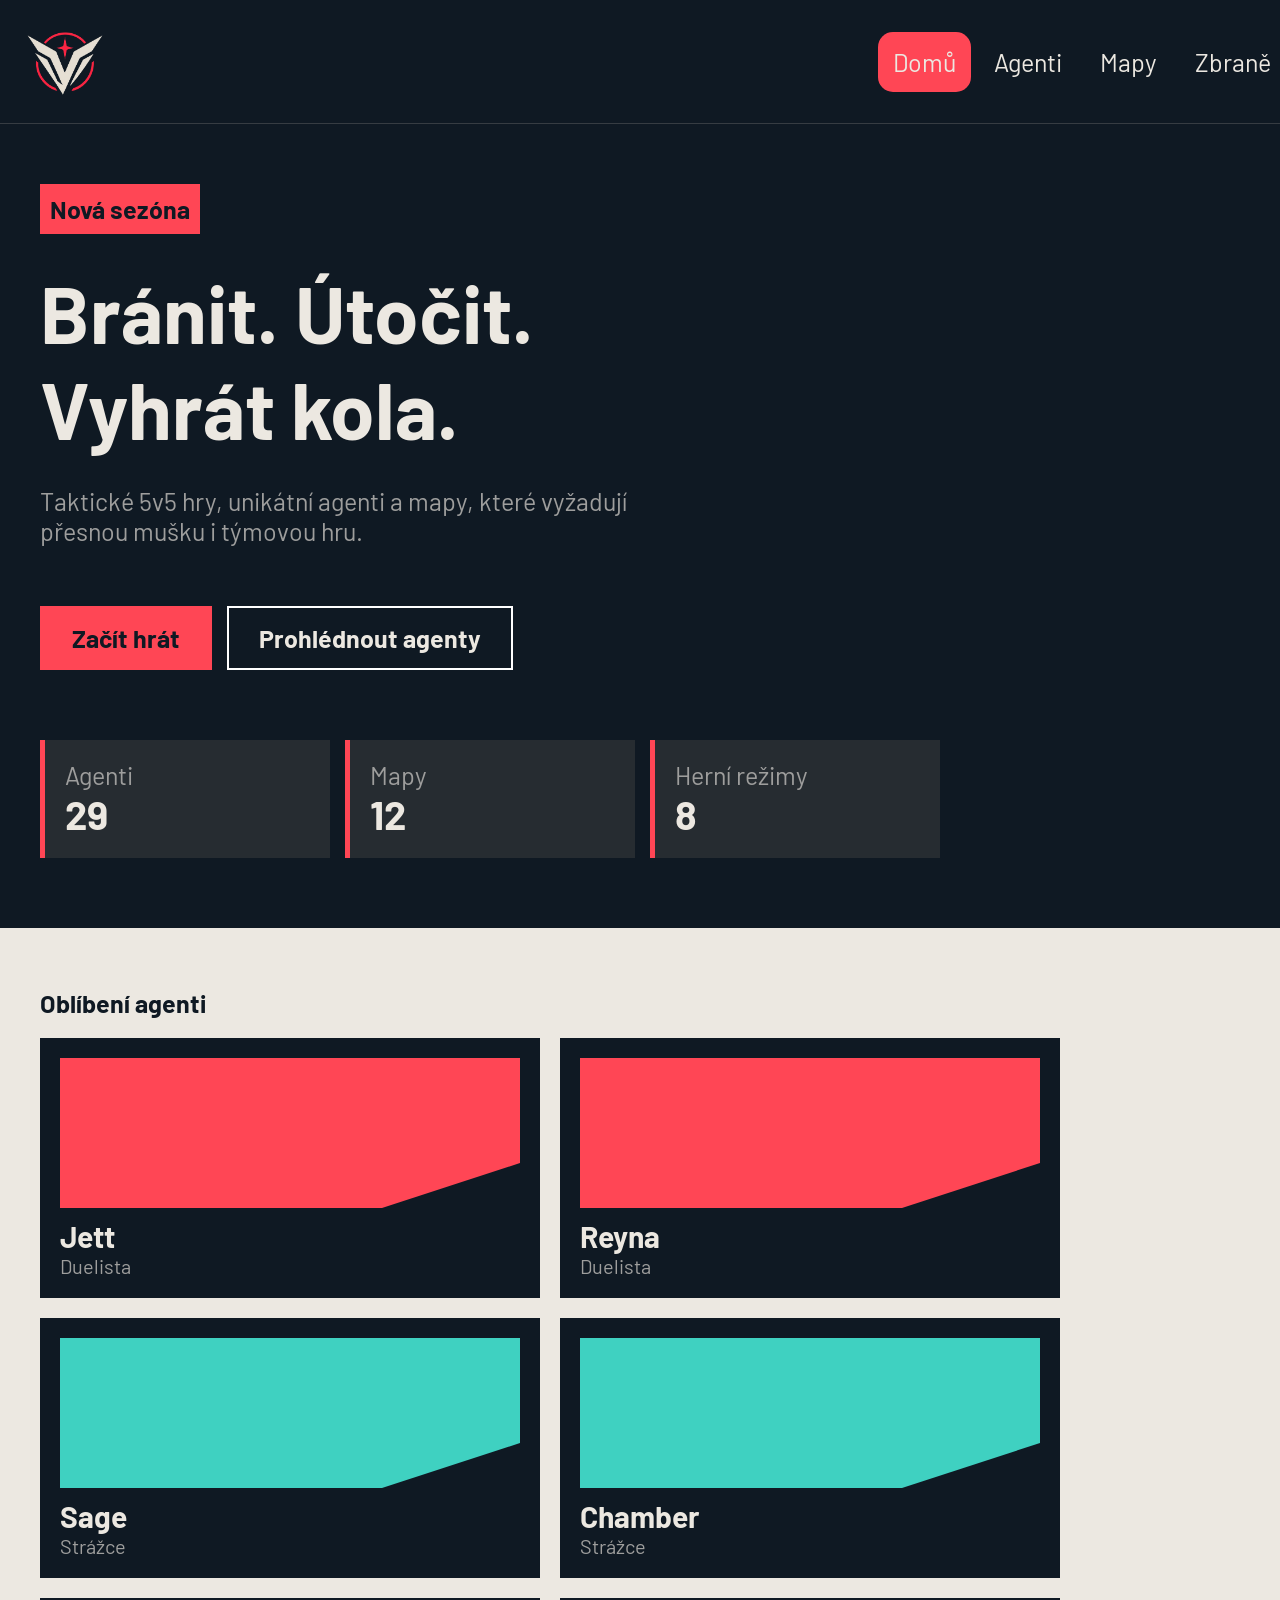
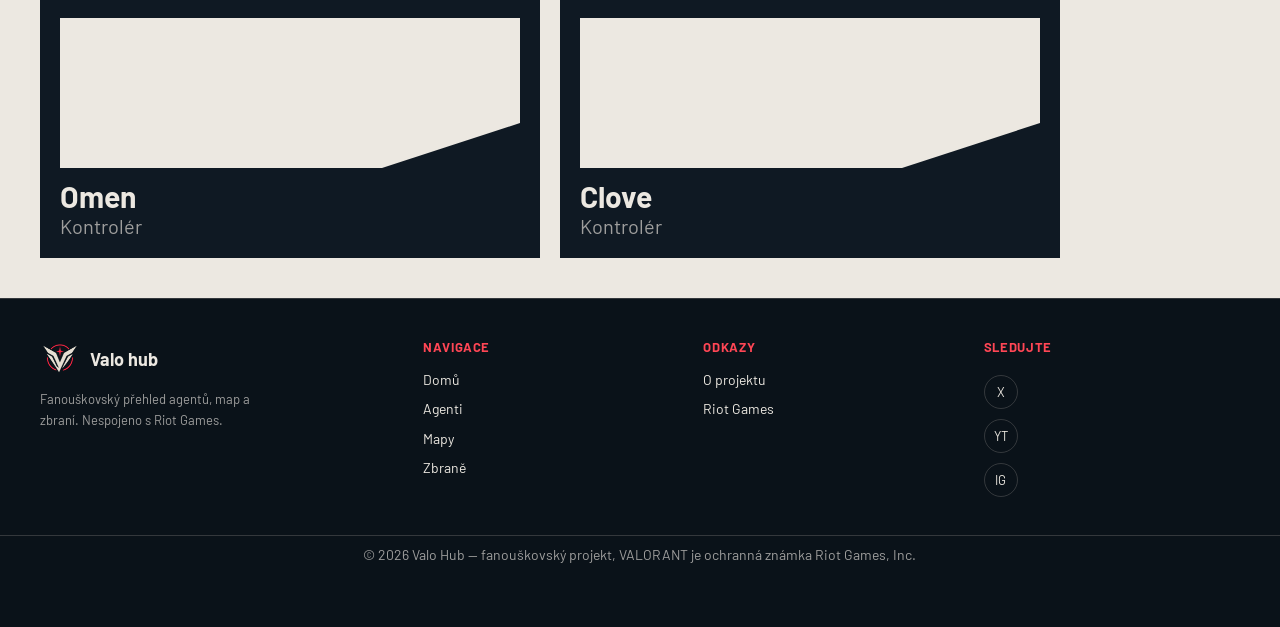
<file: index.html>
<!DOCTYPE html>
<html lang="cs">

<head>
    <meta charset="UTF-8">
    <meta name="viewport" content="width=device-width, initial-scale=1.0">
    <link rel="stylesheet" href="style.css">
    <link rel="preconnect" href="https://fonts.googleapis.com">
    <link rel="preconnect" href="https://fonts.gstatic.com" crossorigin>
    <link
        href="https://fonts.googleapis.com/css2?family=Barlow+Condensed:wght@500;600;700&family=Barlow:wght@400;500&display=swap"
        rel="stylesheet">
    <link rel="stylesheet" href="https://cdnjs.cloudflare.com/ajax/libs/font-awesome/6.5.1/css/all.min.css">
    <link rel="icon" href="img/logo.png">
    <title>Home | Valo Hub</title>
</head>

<body>
    <header>
        <nav id="navbar">
            <a href="index.html"><img src="img/logo.png" alt="logo-valo"></a>
            <ul>
                <li><a href="index.html" class="list-item active">Domů</a></li>
                <li><a href="agents.html" class="list-item">Agenti</a></li>
                <li><a href="maps.html" class="list-item">Mapy</a></li>
                <li><a href="index.html" class="list-item">Zbraně</a></li>
            </ul>
        </nav>
    </header>

    <section class="hero">
        <span class="badge">Nová sezóna</span>
        <h1>Bránit. Útočit. Vyhrát kola.</h1>
        <p>Taktické 5v5 hry, unikátní agenti a mapy, které vyžadují přesnou mušku i týmovou hru.</p>
        <div class="hero-buttons">
            <a href="https://playvalorant.com/en-us/?utm_medium=card2%2Bwww.riotgames.com&utm_source=riotbar"
                class="btn btn-primary" target="_blank">Začít hrát</a>
            <a href="#go-to-agenti" class="btn btn-outline">Prohlédnout agenty</a>
        </div>

        <div class="stats-grid">
            <div class="stats">
                <div class="stats-box">
                    <span class="stats-label">Agenti</span>
                    <span class="stats-number">29</span>
                </div>
                <div class="stats-box">
                    <span class="stats-label">Mapy</span>
                    <span class="stats-number">12</span>
                </div>
                <div class="stats-box">
                    <span class="stats-label">Herní režimy</span>
                    <span class="stats-number">8</span>
                </div>
            </div>
        </div>
    </section>

    <div class="agents">
        <span class="header-agents">Oblíbení agenti</span>
        <div id="go-to-agenti" class="fav-grid">
            <div class="fav-agents">
                <div class="fav-box">
                    <div class="agent-jett"></div>
                    <span class="fav-label">Jett</span>
                    <span class="fav-type">Duelista</span>
                </div>
            </div>

            <div class="fav-agents">
                <div class="fav-box">
                    <div class="agent-reyna"></div>
                    <span class="fav-label">Reyna</span>
                    <span class="fav-type">Duelista</span>
                </div>
            </div>

            <div class="fav-agents">
                <div class="fav-box">
                    <div class="agent-sage"></div>
                    <span class="fav-label">Sage</span>
                    <span class="fav-type">Strážce</span>
                </div>
            </div>

            <div class="fav-agents">
                <div class="fav-box">
                    <div class="agent-chamber"></div>
                    <span class="fav-label">Chamber</span>
                    <span class="fav-type">Strážce</span>
                </div>
            </div>

            <div class="fav-agents">
                <div class="fav-box">
                    <div class="agent-omen"></div>
                    <span class="fav-label">Omen</span>
                    <span class="fav-type">Kontrolér</span>
                </div>
            </div>

            <div class="fav-agents">
                <div class="fav-box">
                    <div class="agent-clove"></div>
                    <span class="fav-label">Clove</span>
                    <span class="fav-type">Kontrolér</span>
                </div>
            </div>
        </div>
    </div>

    <footer>
        <div class="footer-columns">
            <div class="footer-info">
                <div class="footer-info-top">
                    <img src="img/logo.png" alt="footer-logo">
                    <span>Valo hub</span>
                </div>
                <p>Fanouškovský přehled agentů, map a zbraní. Nespojeno s Riot Games.</p>
            </div>

            <div class="footer-nav">
                <span class="footer-header">NAVIGACE</span>
                <a href="index.html">Domů</a>
                <a href="agents.html">Agenti</a>
                <a href="maps.html">Mapy</a>
                <a href="/">Zbraně</a>
            </div>

            <div class="footer-links">
                <span class="footer-header">ODKAZY</span>
                <a href="#go-to-info">O projektu</a>
                <a href="https://playvalorant.com/en-us/?utm_medium=card2%2Bwww.riotgames.com&utm_source=riotbar">Riot
                    Games</a>
            </div>

            <div class="footer-folow">
                <div class="footer-socials">
                    <span class="footer-header">SLEDUJTE</span>
                    <a href="https://x.com/" target="_blank" class="social-icon">X</a>
                    <a href="https://youtube.com/" target="_blank" class="social-icon">YT</a>
                    <a href="https://instagram.com/" target="_blank" class="social-icon">IG</a>
                </div>
            </div>

            <div class="footer-bottom">
                © 2026 Valo Hub — fanouškovský projekt, VALORANT je ochranná známka Riot Games, Inc.
            </div>
        </div>
    </footer>
</body>

</html>
</file>
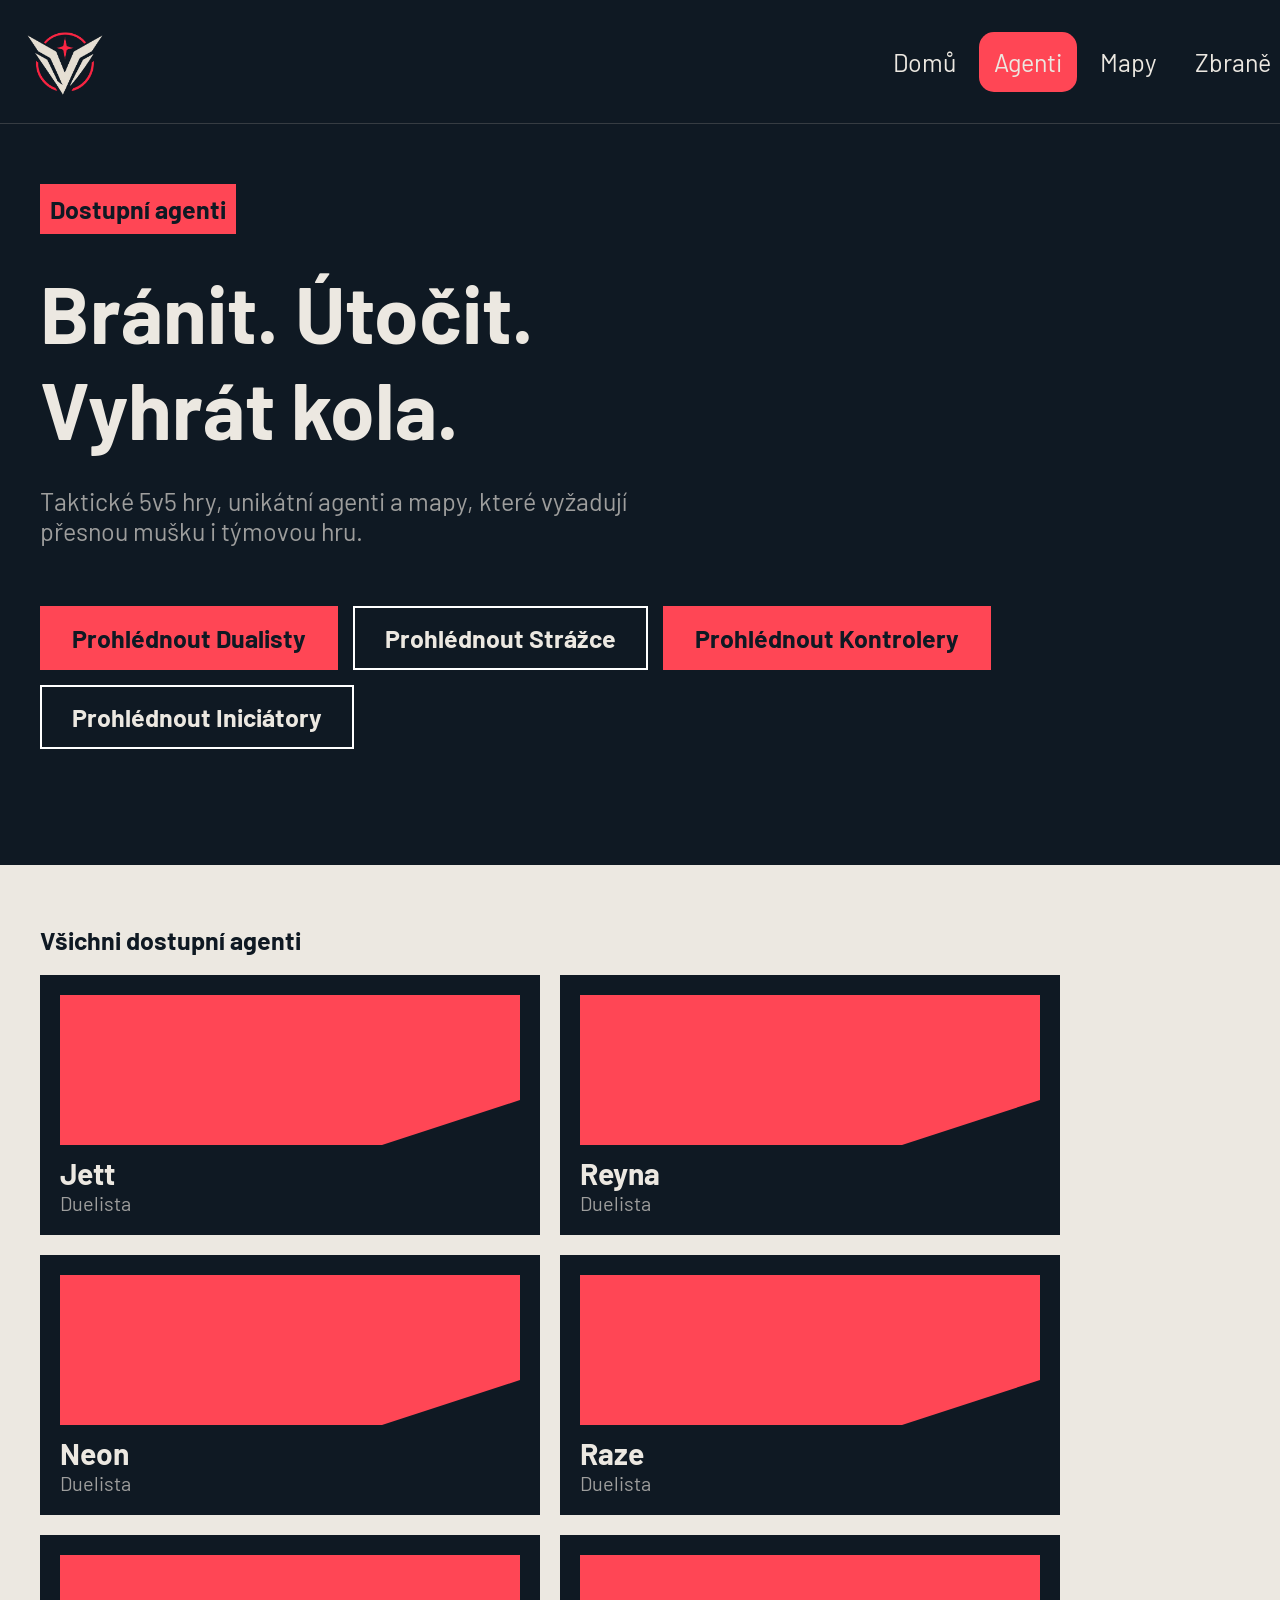
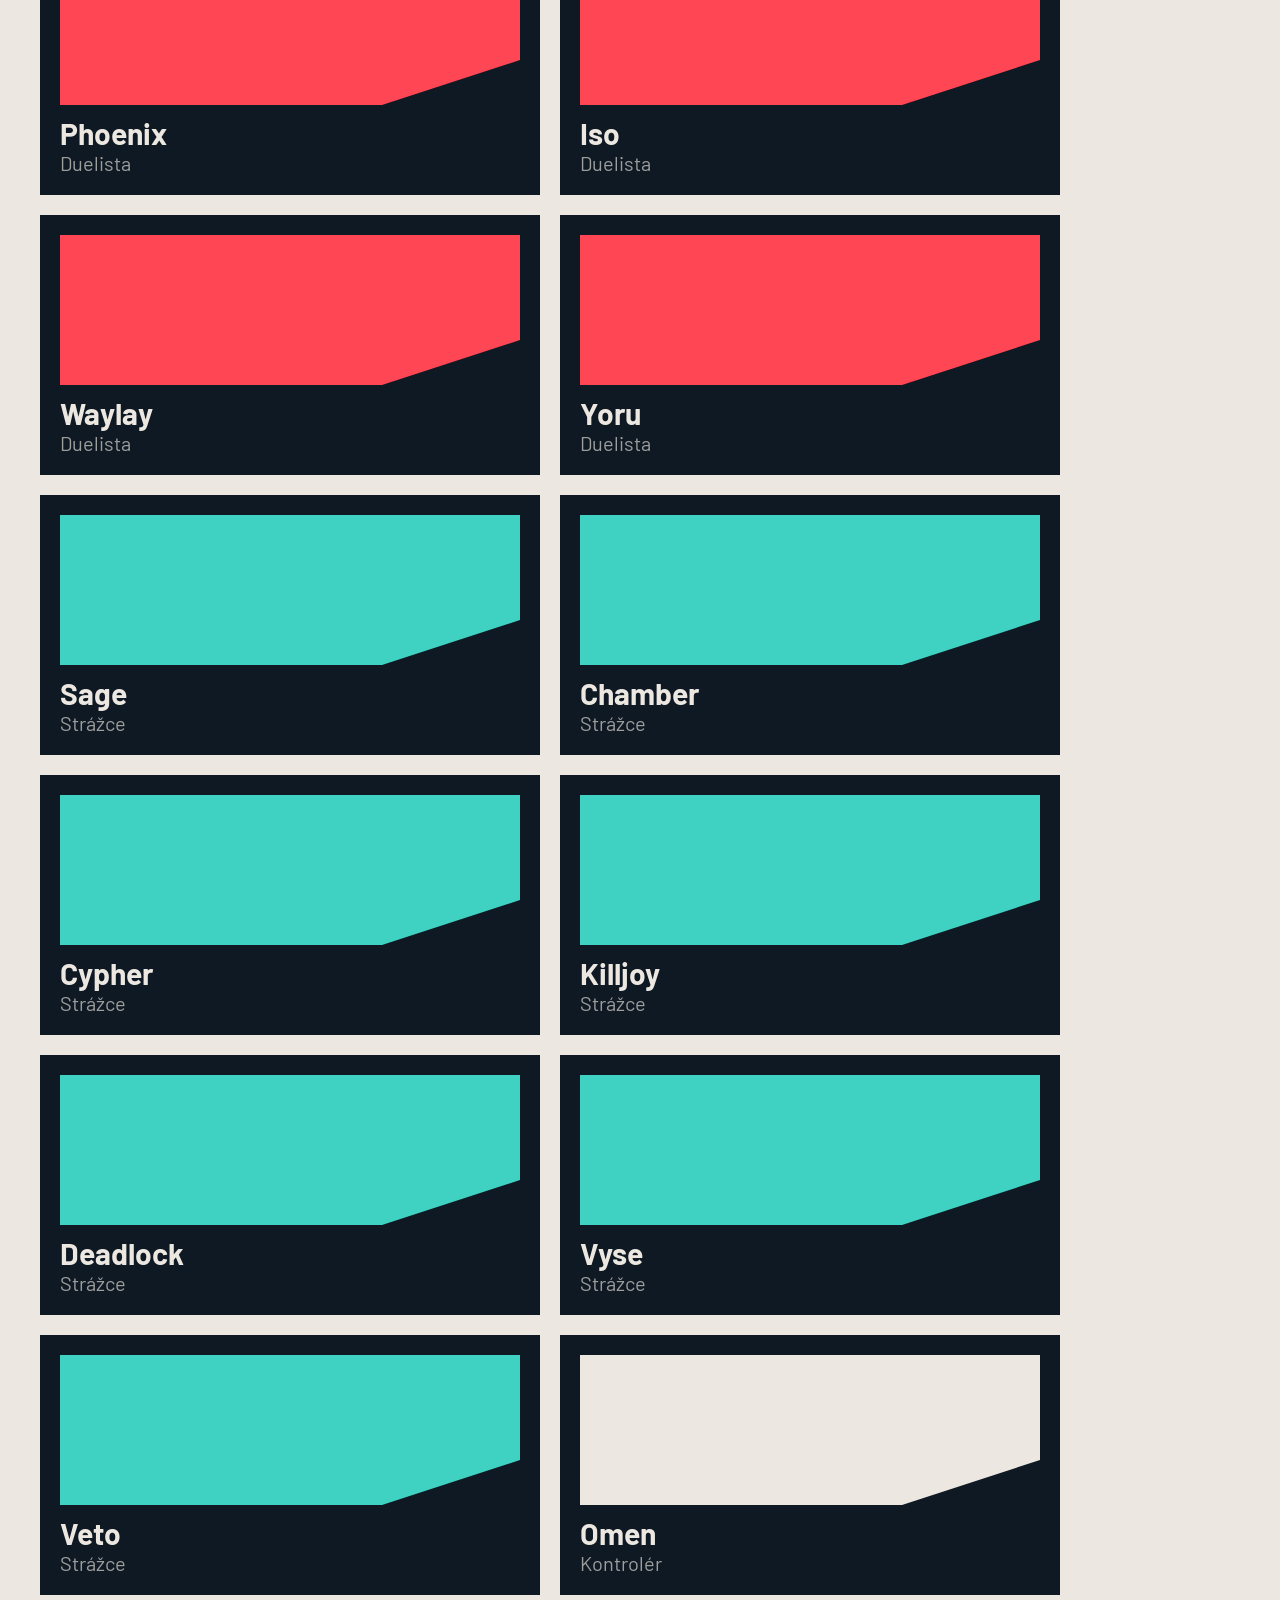
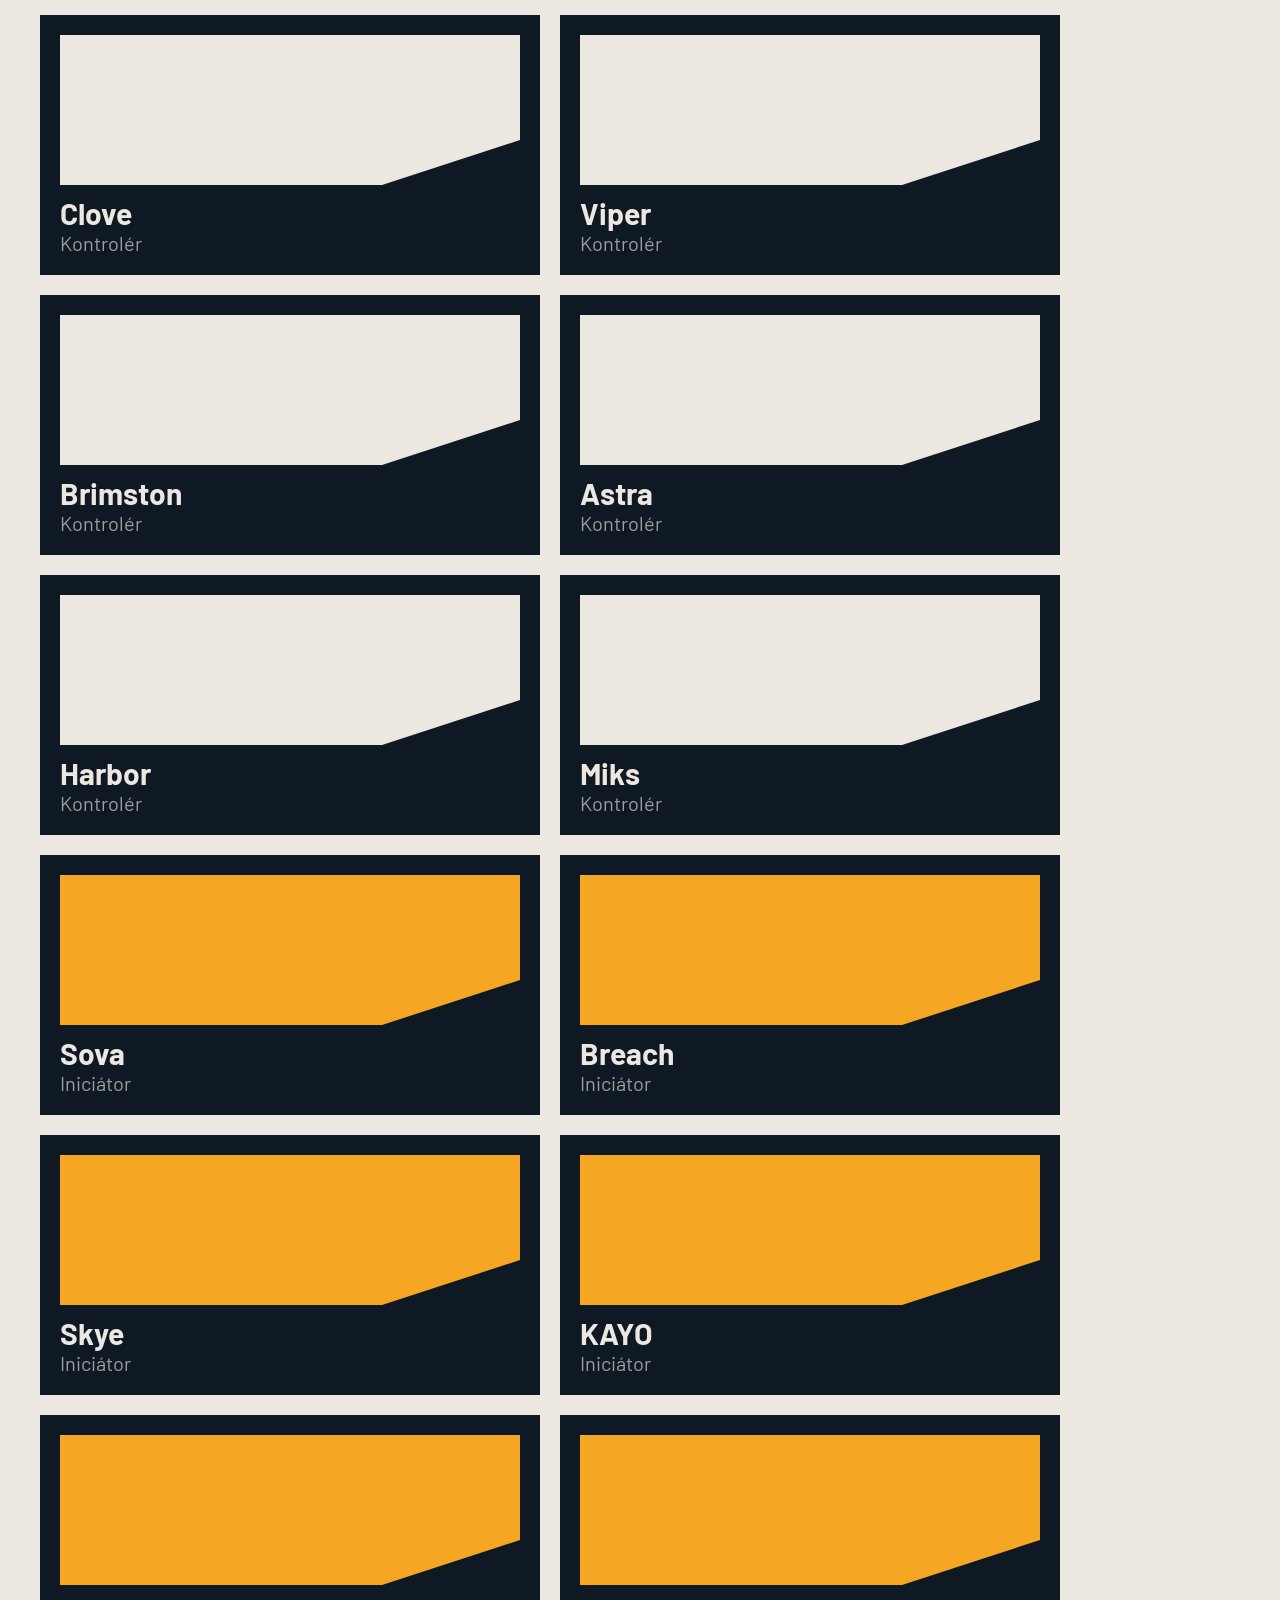
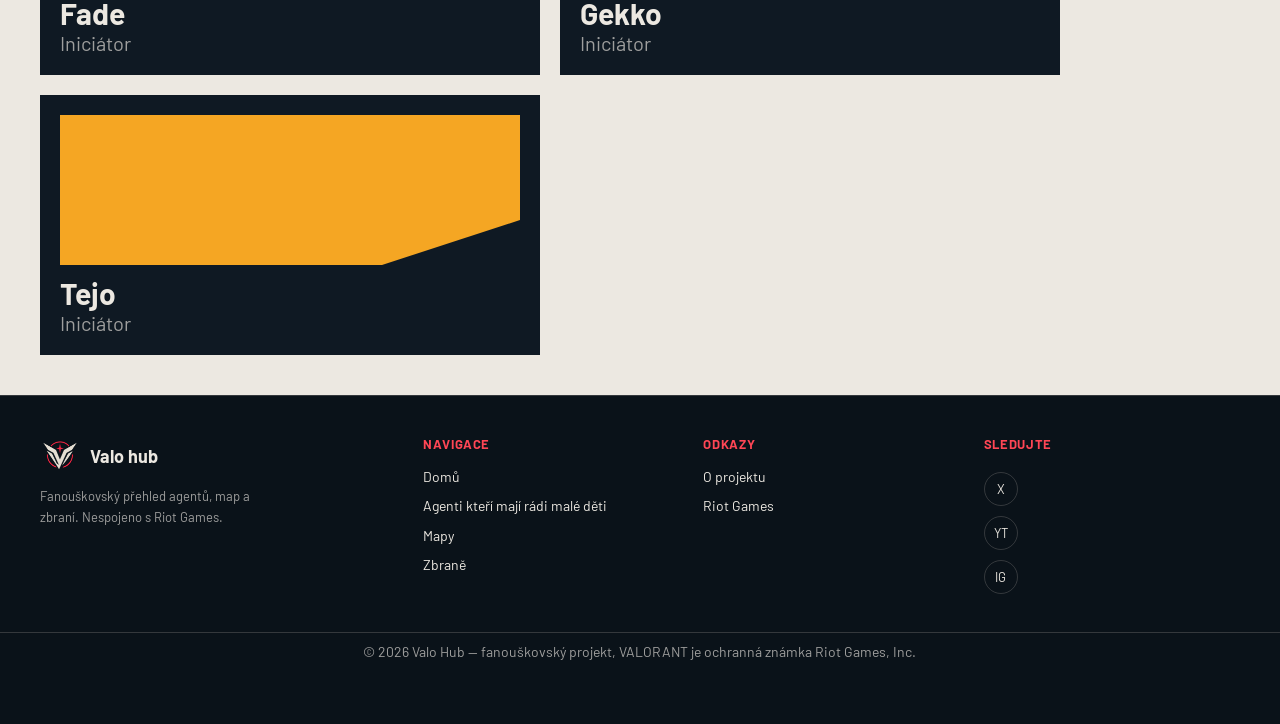
<file: agents.html>
<!DOCTYPE html>
<html lang="cs">

<head>
    <meta charset="UTF-8">
    <meta name="viewport" content="width=device-width, initial-scale=1.0">
    <link rel="stylesheet" href="style.css">
    <link rel="preconnect" href="https://fonts.googleapis.com">
    <link rel="preconnect" href="https://fonts.gstatic.com" crossorigin>
    <link
        href="https://fonts.googleapis.com/css2?family=Barlow+Condensed:wght@500;600;700&family=Barlow:wght@400;500&display=swap"
        rel="stylesheet">
    <link rel="icon" href="img/logo.png">
    <title>Agents | Valo Hub</title>
</head>

<body>
    <header>
        <nav id="navbar">
            <a href="index.html"><img src="img/logo.png" alt="logo-valo"></a>
            <ul>
                <li><a href="index.html" class="list-item">Domů</a></li>
                <li><a href="agents.html" class="list-item active">Agenti</a></li>
                <li><a href="maps.html" class="list-item">Mapy</a></li>
                <li><a href="index.html" class="list-item">Zbraně</a></li>
            </ul>
        </nav>
    </header>

    <section class="hero">
        <span class="badge">Dostupní agenti</span>
        <h1>Bránit. Útočit. Vyhrát kola.</h1>
        <p>Taktické 5v5 hry, unikátní agenti a mapy, které vyžadují přesnou mušku i týmovou hru.</p>
        <div class="hero-buttons">
            <a href="#go-to-dual" class="btn btn-primary">Prohlédnout Dualisty</a>
            <a href="#go-to-straz" class="btn btn-outline">Prohlédnout Strážce</a>
            <a href="#go-to-kontr" class="btn btn-primary">Prohlédnout Kontrolery</a>
            <a href="#go-to-ini" class="btn btn-outline">Prohlédnout Iniciátory</a>
        </div>
        <br>
        <br>
        <br>
        <br>
    </section>

    <div class="agents">
        <span class="header-agents">Všichni dostupní agenti</span>
        <div id="go-to-agenti" class="fav-grid">

            <!-- DUALISTI -->

            <div class="fav-agents">
                <div id="go-to-dual" class="fav-box">
                    <div class="agent-dual"></div>
                    <span class="fav-label">Jett</span>
                    <span class="fav-type">Duelista</span>
                </div>
            </div>

            <div class="fav-agents">
                <div class="fav-box">
                    <div class="agent-dual"></div>
                    <span class="fav-label">Reyna</span>
                    <span class="fav-type">Duelista</span>
                </div>
            </div>

            <div class="fav-agents">
                <div class="fav-box">
                    <div class="agent-dual"></div>
                    <span class="fav-label">Neon</span>
                    <span class="fav-type">Duelista</span>
                </div>
            </div>

            <div class="fav-agents">
                <div class="fav-box">
                    <div class="agent-dual"></div>
                    <span class="fav-label">Raze</span>
                    <span class="fav-type">Duelista</span>
                </div>
            </div>

            <div class="fav-agents">
                <div class="fav-box">
                    <div class="agent-dual"></div>
                    <span class="fav-label">Phoenix</span>
                    <span class="fav-type">Duelista</span>
                </div>
            </div>

            <div class="fav-agents">
                <div class="fav-box">
                    <div class="agent-dual"></div>
                    <span class="fav-label">Iso</span>
                    <span class="fav-type">Duelista</span>
                </div>
            </div>

            <div class="fav-agents">
                <div class="fav-box">
                    <div class="agent-dual"></div>
                    <span class="fav-label">Waylay</span>
                    <span class="fav-type">Duelista</span>
                </div>
            </div>

            <div class="fav-agents">
                <div class="fav-box">
                    <div class="agent-dual"></div>
                    <span class="fav-label">Yoru</span>
                    <span class="fav-type">Duelista</span>
                </div>
            </div>

            <!-- STRAZCI -->

            <div class="fav-agents">
                <div id="go-to-straz" class="fav-box">
                    <div class="agent-straz"></div>
                    <span class="fav-label">Sage</span>
                    <span class="fav-type">Strážce</span>
                </div>
            </div>

            <div class="fav-agents">
                <div class="fav-box">
                    <div class="agent-straz"></div>
                    <span class="fav-label">Chamber</span>
                    <span class="fav-type">Strážce</span>
                </div>
            </div>

            <div class="fav-agents">
                <div class="fav-box">
                    <div class="agent-straz"></div>
                    <span class="fav-label">Cypher</span>
                    <span class="fav-type">Strážce</span>
                </div>
            </div>

            <div class="fav-agents">
                <div class="fav-box">
                    <div class="agent-straz"></div>
                    <span class="fav-label">Killjoy</span>
                    <span class="fav-type">Strážce</span>
                </div>
            </div>

            <div class="fav-agents">
                <div class="fav-box">
                    <div class="agent-straz"></div>
                    <span class="fav-label">Deadlock</span>
                    <span class="fav-type">Strážce</span>
                </div>
            </div>

            <div class="fav-agents">
                <div class="fav-box">
                    <div class="agent-straz"></div>
                    <span class="fav-label">Vyse</span>
                    <span class="fav-type">Strážce</span>
                </div>
            </div>

            <div class="fav-agents">
                <div class="fav-box">
                    <div class="agent-straz"></div>
                    <span class="fav-label">Veto</span>
                    <span class="fav-type">Strážce</span>
                </div>
            </div>

            <!-- KONTROLERI -->

            <div class="fav-agents">
                <div id="go-to-kontr" class="fav-box">
                    <div class="agent-kontr"></div>
                    <span class="fav-label">Omen</span>
                    <span class="fav-type">Kontrolér</span>
                </div>
            </div>

            <div class="fav-agents">
                <div class="fav-box">
                    <div class="agent-kontr"></div>
                    <span class="fav-label">Clove</span>
                    <span class="fav-type">Kontrolér</span>
                </div>
            </div>

            <div class="fav-agents">
                <div class="fav-box">
                    <div class="agent-kontr"></div>
                    <span class="fav-label">Viper</span>
                    <span class="fav-type">Kontrolér</span>
                </div>
            </div>

            <div class="fav-agents">
                <div class="fav-box">
                    <div class="agent-kontr"></div>
                    <span class="fav-label">Brimston</span>
                    <span class="fav-type">Kontrolér</span>
                </div>
            </div>

            <div class="fav-agents">
                <div class="fav-box">
                    <div class="agent-kontr"></div>
                    <span class="fav-label">Astra</span>
                    <span class="fav-type">Kontrolér</span>
                </div>
            </div>

            <div class="fav-agents">
                <div class="fav-box">
                    <div class="agent-kontr"></div>
                    <span class="fav-label">Harbor</span>
                    <span class="fav-type">Kontrolér</span>
                </div>
            </div>

            <div class="fav-agents">
                <div class="fav-box">
                    <div class="agent-kontr"></div>
                    <span class="fav-label">Miks</span>
                    <span class="fav-type">Kontrolér</span>
                </div>
            </div>

            <!-- INICIATORI -->

            <div class="fav-agents">
                <div id="go-to-ini" class="fav-box">
                    <div class="agent-ini"></div>
                    <span class="fav-label">Sova</span>
                    <span class="fav-type">Iniciátor</span>
                </div>
            </div>

            <div class="fav-agents">
                <div id="go-to-ini" class="fav-box">
                    <div class="agent-ini"></div>
                    <span class="fav-label">Breach</span>
                    <span class="fav-type">Iniciátor</span>
                </div>
            </div>

            <div class="fav-agents">
                <div id="go-to-ini" class="fav-box">
                    <div class="agent-ini"></div>
                    <span class="fav-label">Skye</span>
                    <span class="fav-type">Iniciátor</span>
                </div>
            </div>

            <div class="fav-agents">
                <div id="go-to-ini" class="fav-box">
                    <div class="agent-ini"></div>
                    <span class="fav-label">KAYO</span>
                    <span class="fav-type">Iniciátor</span>
                </div>
            </div>

            <div class="fav-agents">
                <div id="go-to-ini" class="fav-box">
                    <div class="agent-ini"></div>
                    <span class="fav-label">Fade</span>
                    <span class="fav-type">Iniciátor</span>
                </div>
            </div>

            <div class="fav-agents">
                <div id="go-to-ini" class="fav-box">
                    <div class="agent-ini"></div>
                    <span class="fav-label">Gekko</span>
                    <span class="fav-type">Iniciátor</span>
                </div>
            </div>

            <div class="fav-agents">
                <div id="go-to-ini" class="fav-box">
                    <div class="agent-ini"></div>
                    <span class="fav-label">Tejo</span>
                    <span class="fav-type">Iniciátor</span>
                </div>
            </div>
        </div>
    </div>

    <footer>
        <div class="footer-columns">
            <div class="footer-info">
                <div class="footer-info-top">
                    <img src="img/logo.png" alt="footer-logo">
                    <span>Valo hub</span>
                </div>
                <p>Fanouškovský přehled agentů, map a zbraní. Nespojeno s Riot Games.</p>
            </div>

            <div class="footer-nav">
                <span class="footer-header">NAVIGACE</span>
                <a href="index.html">Domů</a>
                <a href="agents.html">Agenti kteří mají rádi malé děti</a>
                <a href="maps.html">Mapy</a>
                <a href="/">Zbraně</a>
            </div>

            <div class="footer-links">
                <span class="footer-header">ODKAZY</span>
                <a href="#go-to-info">O projektu</a>
                <a href="https://playvalorant.com/en-us/?utm_medium=card2%2Bwww.riotgames.com&utm_source=riotbar">Riot
                    Games</a>
            </div>

            <div class="footer-folow">
                <div class="footer-socials">
                    <span class="footer-header">SLEDUJTE</span>
                    <a href="https://x.com/" target="_blank" class="social-icon">X</a>
                    <a href="https://youtube.com/" target="_blank" class="social-icon">YT</a>
                    <a href="https://instagram.com/" target="_blank" class="social-icon">IG</a>
                </div>
            </div>

            <div class="footer-bottom">
                © 2026 Valo Hub — fanouškovský projekt, VALORANT je ochranná známka Riot Games, Inc.
            </div>
        </div>
    </footer>
</body>

</html>
</file>
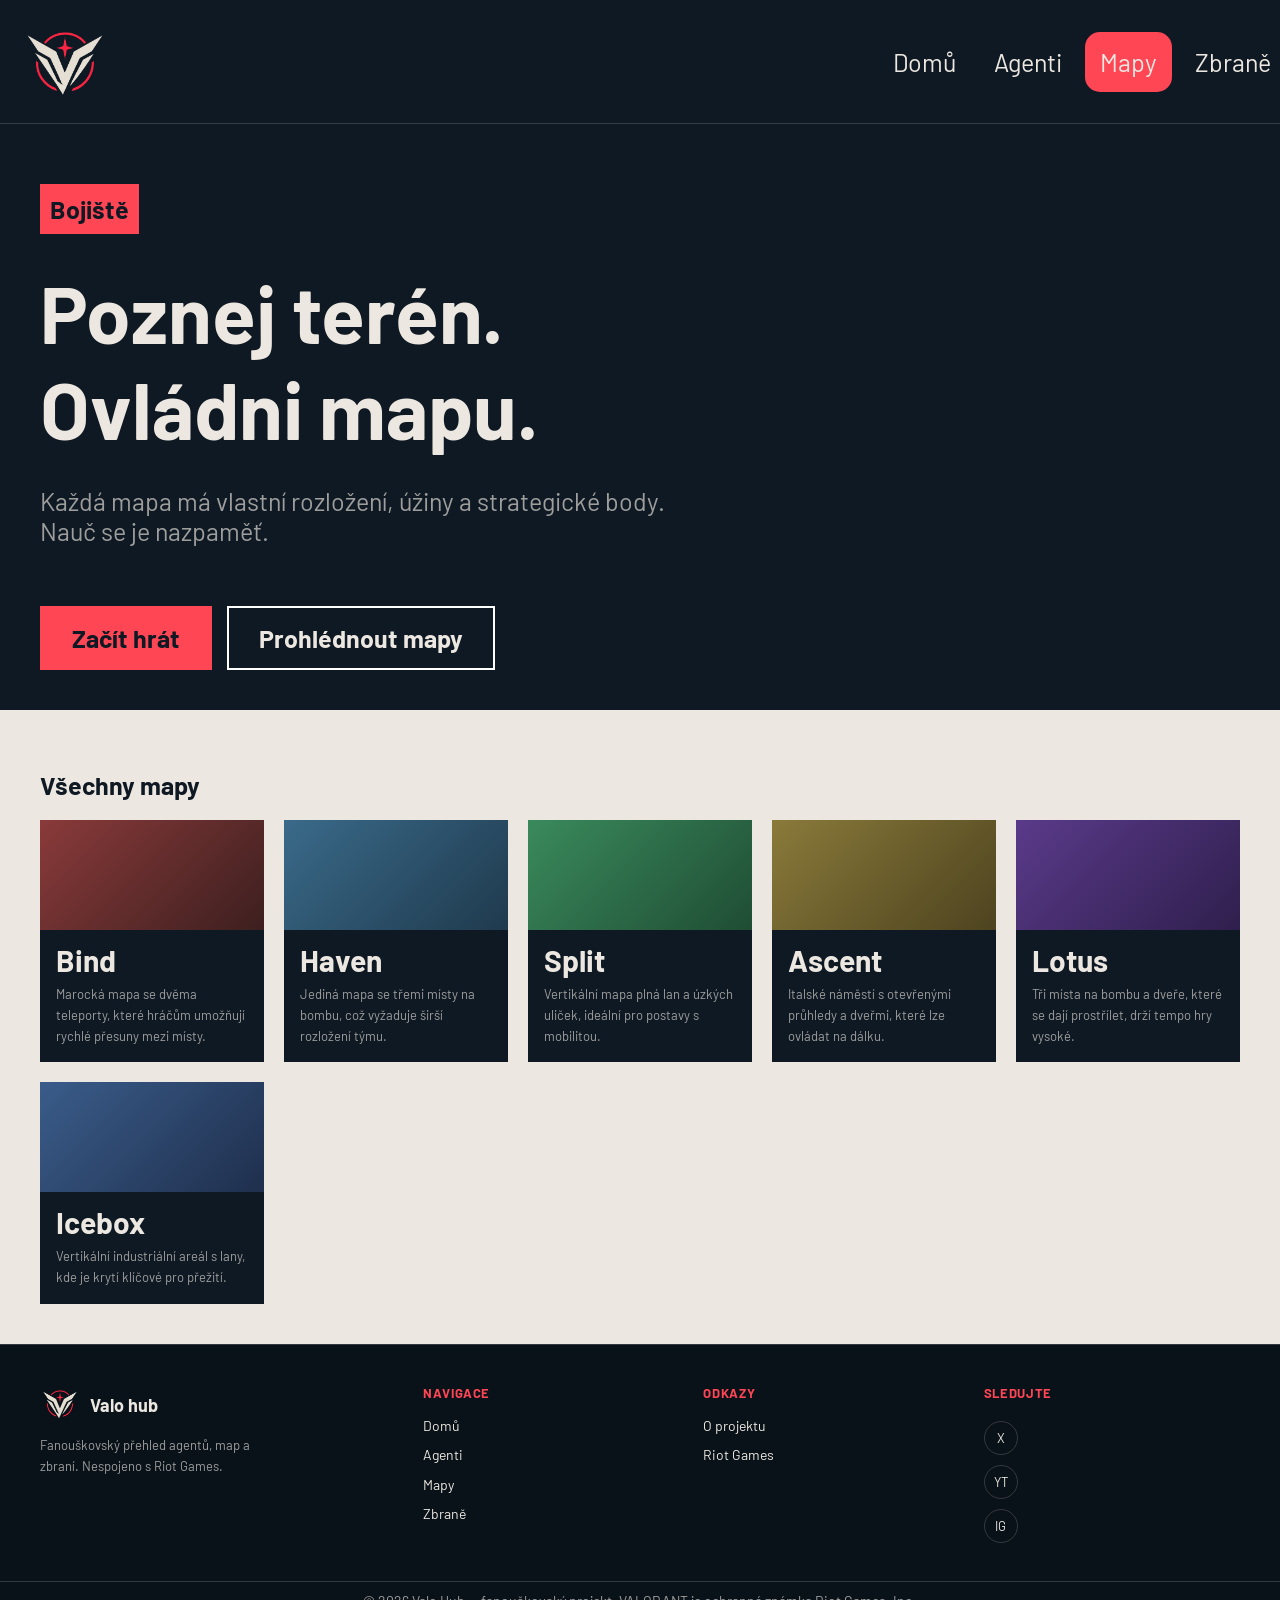
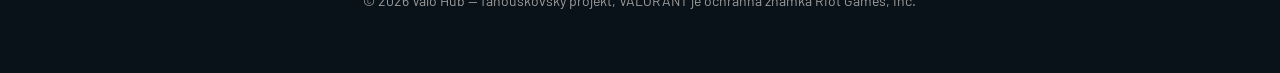
<file: maps.html>
<!DOCTYPE html>
<html lang="cs">

<head>
    <meta charset="UTF-8">
    <meta name="viewport" content="width=device-width, initial-scale=1.0">
    <link rel="stylesheet" href="style.css">
    <link rel="preconnect" href="https://fonts.googleapis.com">
    <link rel="preconnect" href="https://fonts.gstatic.com" crossorigin>
    <link
        href="https://fonts.googleapis.com/css2?family=Barlow+Condensed:wght@500;600;700&family=Barlow:wght@400;500&display=swap"
        rel="stylesheet">
    <link rel="stylesheet" href="https://cdnjs.cloudflare.com/ajax/libs/font-awesome/6.5.1/css/all.min.css">
    <link rel="icon" href="img/logo.png">
    <title>Maps | Valo Hub</title>
</head>

<body>
    <header>
        <nav id="navbar">
            <a href="index.html"><img src="img/logo.png" alt="logo-valo"></a>
            <ul>
                <li><a href="index.html" class="list-item">Domů</a></li>
                <li><a href="agents.html" class="list-item">Agenti</a></li>
                <li><a href="maps.html" class="list-item active">Mapy</a></li>
                <li><a href="index.html" class="list-item">Zbraně</a></li>
            </ul>
        </nav>
    </header>

    <section class="hero">
        <span class="badge">Bojiště</span>
        <h1>Poznej terén. Ovládni mapu.</h1>
        <p>Každá mapa má vlastní rozložení, úžiny a strategické body. Nauč se je nazpaměť.</p>
        <div class="hero-buttons">
            <a href="https://playvalorant.com/en-us/?utm_medium=card2%2Bwww.riotgames.com&utm_source=riotbar"
                class="btn btn-primary" target="_blank">Začít hrát</a>
            <a href="#go-to-maps" class="btn btn-outline">Prohlédnout mapy</a>
        </div>
    </section>

    <section class="maps">
        <span id="go-to-maps" class="header-maps">Všechny mapy</span>
        <div class="maps-grid">

            <div class="map-card map-bind">
                <div class="map-thumb"></div>
                <span class="fav-label">Bind</span>
                <p class="map-desc">Marocká mapa se dvěma teleporty, které hráčům umožňují rychlé přesuny mezi místy.
                </p>
            </div>

            <div class="map-card map-haven">
                <div class="map-thumb"></div>
                <span class="fav-label">Haven</span>
                <p class="map-desc">Jediná mapa se třemi místy na bombu, což vyžaduje širší rozložení týmu.</p>
            </div>

            <div class="map-card map-split">
                <div class="map-thumb"></div>
                <span class="fav-label">Split</span>
                <p class="map-desc">Vertikální mapa plná lan a úzkých uliček, ideální pro postavy s mobilitou.</p>
            </div>

            <div class="map-card map-ascent">
                <div class="map-thumb"></div>
                <span class="fav-label">Ascent</span>
                <p class="map-desc">Italské náměstí s otevřenými průhledy a dveřmi, které lze ovládat na dálku.</p>
            </div>

            <div class="map-card map-lotus">
                <div class="map-thumb"></div>
                <span class="fav-label">Lotus</span>
                <p class="map-desc">Tři místa na bombu a dveře, které se dají prostřílet, drží tempo hry vysoké.</p>
            </div>

            <div class="map-card map-icebox">
                <div class="map-thumb"></div>
                <span class="fav-label">Icebox</span>
                <p class="map-desc">Vertikální industriální areál s lany, kde je krytí klíčové pro přežití.</p>
            </div>

        </div>
    </section>

    <footer>
        <div class="footer-columns">
            <div class="footer-info">
                <div class="footer-info-top">
                    <img src="img/logo.png" alt="footer-logo">
                    <span>Valo hub</span>
                </div>
                <p>Fanouškovský přehled agentů, map a zbraní. Nespojeno s Riot Games.</p>
            </div>

            <div class="footer-nav">
                <span class="footer-header">NAVIGACE</span>
                <a href="index.html">Domů</a>
                <a href="agents.html">Agenti</a>
                <a href="maps.html">Mapy</a>
                <a href="/">Zbraně</a>
            </div>

            <div class="footer-links">
                <span class="footer-header">ODKAZY</span>
                <a href="#go-to-info">O projektu</a>
                <a href="https://playvalorant.com/en-us/?utm_medium=card2%2Bwww.riotgames.com&utm_source=riotbar">Riot
                    Games</a>
            </div>

            <div class="footer-folow">
                <div class="footer-socials">
                    <span class="footer-header">SLEDUJTE</span>
                    <a href="https://x.com/" target="_blank" class="social-icon">X</a>
                    <a href="https://youtube.com/" target="_blank" class="social-icon">YT</a>
                    <a href="https://instagram.com/" target="_blank" class="social-icon">IG</a>
                </div>
            </div>

            <div class="footer-bottom">
                © 2026 Valo Hub — fanouškovský projekt, VALORANT je ochranná známka Riot Games, Inc.
            </div>
        </div>
    </footer>
</body>

</html>
</file>
<file: style.css>
:root {
    --bg-color: #0F1923;
    --bg-second-color: #262c31;
    --bg-agenti-color: #ECE8E1;
    --bg-maps-color: #bebdba;


    --primary-color: #ECE8E1;
    --secondary-color: #9e9e9d;
    --third-color: #69686871;

    --akcent: #FF4655;

    /* COLORS TYP AGENTU */

    --dualista: #FF4655;
    --strazce: #3FD1C1;
    --kontroler: #ECE8E1;
    --iniciator: #F5A623;

    /* COLORS MAPY */

    --map-bind: #8a3a3a;
    --map-bind-dark: #3d1f1f;

    --map-haven: #3a6a8a;
    --map-haven-dark: #1f3a4d;

    --map-split: #3a8a5c;
    --map-split-dark: #1f4d34;

    --map-ascent: #8a7a3a;
    --map-ascent-dark: #4d431f;

    --map-lotus: #5a3a8a;
    --map-lotus-dark: #2f1f4d;

    --map-icebox: #3a5c8a;
    --map-icebox-dark: #1f2f4d;
}

body {
    background-color: var(--bg-color);
    font-family: 'Barlow', sans-serif;
    margin: 0;
}

/* NAVBAR */

#navbar {
    background-color: var(--bg-color);
    color: var(--primary-color);
    display: flex;
    justify-content: space-between;
    align-items: center;
    border-bottom: 1px solid var(--third-color);
    padding: 10px;
    margin-bottom: 70px;
    width: 100%;
}

#navbar img {
    margin-top: 10px;
    margin-left: 10px;
    height: 90px;
}

#navbar a {
    color: var(--primary-color);
    text-decoration: none;
}

#navbar ul {
    display: flex;
    list-style: none;
    align-items: center;
}

.list-item {
    font-size: 25px;
    padding: 15px;
    margin: 0px 4px;
    cursor: pointer;
}

.list-item:hover,
.list-item.active {
    background-color: var(--akcent);
    border-radius: 15px;
}

/* HERO SECTION */

.hero {
    background-color: var(--bg-color);
}

.badge {
    color: var(--bg-color);
    background-color: var(--akcent);
    margin: 40px;
    padding: 10px;
    font-size: 25px;
    font-weight: bold;
}

.hero h1 {
    color: var(--primary-color);
    margin: 40px;
    font-size: 80px;
    font-weight: bolder;
    max-width: 500px;
}

.hero p {
    color: var(--secondary-color);
    font-size: 25px;
    margin-top: -10px;
    margin-left: 40px;
    max-width: 650px;
    margin-bottom: 60px;
}

.hero-buttons {
    display: flex;
    flex-wrap: wrap;
    align-items: flex-start;
    gap: 15px;
    margin: 40px;
}

.btn {
    display: inline-block;
    margin: 0;
    text-decoration: none;
    border: 2px solid transparent;
}

.btn.btn-primary {
    background-color: var(--akcent);
    color: var(--bg-color);
    font-size: 25px;
    font-weight: bolder;
    padding-top: 15px;
    padding-bottom: 15px;
    padding-left: 30px;
    padding-right: 30px;
}

.btn.btn-outline,
.btn.btn-primary:hover {
    color: var(--primary-color);
    border-color: var(--primary-color);
    background-color: transparent;
    font-size: 25px;
    font-weight: bolder;
    border: 2px solid white;
    padding-top: 15px;
    padding-bottom: 15px;
    padding-left: 30px;
    padding-right: 30px;
}

.btn.btn-outline:hover {
    border: 2px solid var(--akcent);
    background-color: var(--akcent);
    color: var(--bg-color);
}

.stats-grid {
    margin: 70px 40px;
    max-width: 900px;
}

.stats {
    display: grid;
    grid-template-columns: repeat(3, 1fr);
    gap: 15px;
}

.stats-box {
    display: flex;
    flex-direction: column;
    background-color: var(--bg-second-color);
    border-left: 5px solid var(--akcent);
    padding: 20px;
}

.stats-label {
    font-size: 25px;
    color: var(--secondary-color);
}

.stats-number {
    font-size: 40px;
    font-weight: bold;
    color: var(--primary-color);
}

/* FAV AGENTS */

.fav-grid {
    display: grid;
    grid-template-columns: repeat(auto-fill, 500px);
    justify-content: start;
    gap: 20px;
    margin-top: 20px;
}

@media (max-width: 700px) {
    .fav-grid {
        grid-template-columns: 1fr;
    }
}

.agents {
    padding-top: 60px;
    padding-left: 40px;
    padding-right: 40px;
    padding-bottom: 40px;
    background-color: var(--bg-agenti-color);
}

.header-agents {
    color: var(--bg-color);
    font-size: 25px;
    font-weight: bolder;
}

.agent-jett {
    width: 100%;
    height: 150px;
    background-color: var(--dualista);
    clip-path: polygon(0 0, 100% 0, 100% 70%, 70% 100%, 0 100%);
    margin-bottom: 10px;
}

.agent-reyna {
    width: 100%;
    height: 150px;
    background-color: var(--dualista);
    clip-path: polygon(0 0, 100% 0, 100% 70%, 70% 100%, 0 100%);
    margin-bottom: 10px;
}

.agent-sage {
    width: 100%;
    height: 150px;
    background-color: var(--strazce);
    clip-path: polygon(0 0, 100% 0, 100% 70%, 70% 100%, 0 100%);
    margin-bottom: 10px;
}

.agent-chamber {
    width: 100%;
    height: 150px;
    background-color: var(--strazce);
    clip-path: polygon(0 0, 100% 0, 100% 70%, 70% 100%, 0 100%);
    margin-bottom: 10px;
}

.agent-omen {
    width: 100%;
    height: 150px;
    background-color: var(--kontroler);
    clip-path: polygon(0 0, 100% 0, 100% 70%, 70% 100%, 0 100%);
    margin-bottom: 10px;
}

.agent-clove {
    width: 100%;
    height: 150px;
    background-color: var(--kontroler);
    clip-path: polygon(0 0, 100% 0, 100% 70%, 70% 100%, 0 100%);
    margin-bottom: 10px;
}

.fav-agents {
    background-color: var(--bg-color);
    padding-top: 20px;
    padding-right: 20px;
    padding-left: 20px;
    padding-bottom: 20px;
}

.fav-label {
    display: block;
    color: var(--primary-color);
    font-size: 30px;
    font-weight: bolder;
}

.fav-type {
    display: block;
    color: var(--secondary-color);
    font-size: 20px;
}

/* AGENTS PAGE */

.agent-dual {
    width: 100%;
    height: 150px;
    background-color: var(--dualista);
    clip-path: polygon(0 0, 100% 0, 100% 70%, 70% 100%, 0 100%);
    margin-bottom: 10px;
}

.agent-straz {
    width: 100%;
    height: 150px;
    background-color: var(--strazce);
    clip-path: polygon(0 0, 100% 0, 100% 70%, 70% 100%, 0 100%);
    margin-bottom: 10px;
}

.agent-kontr {
    width: 100%;
    height: 150px;
    background-color: var(--kontroler);
    clip-path: polygon(0 0, 100% 0, 100% 70%, 70% 100%, 0 100%);
    margin-bottom: 10px;
}

.agent-ini {
    width: 100%;
    height: 150px;
    background-color: var(--iniciator);
    clip-path: polygon(0 0, 100% 0, 100% 70%, 70% 100%, 0 100%);
    margin-bottom: 10px;
}

/* MAPS PAGE */

.maps {
    padding-top: 60px;
    padding-left: 40px;
    padding-right: 40px;
    padding-bottom: 40px;
    background-color: var(--bg-agenti-color);
}

.header-maps {
    display: block;
    color: var(--bg-color);
    font-size: 25px;
    font-weight: bolder;
}

.maps-grid {
    display: grid;
    grid-template-columns: repeat(auto-fit, minmax(220px, 1fr));
    gap: 20px;
    margin-top: 20px;
}

.map-card {
    background-color: var(--bg-color);
    padding: 0 0 16px;
    overflow: hidden;
}

.map-thumb {
    height: 110px;
    margin-bottom: 12px;
}

.map-card .fav-label {
    display: block;
    padding: 0 16px;
    margin-bottom: 6px;
}

.map-desc {
    color: var(--secondary-color);
    font-size: 13px;
    line-height: 1.6;
    padding: 0 16px;
    margin: 0;
}

/* Gradienty jednotlivých map */

.map-bind .map-thumb {
    background: linear-gradient(135deg, var(--map-bind), var(--map-bind-dark));
}

.map-haven .map-thumb {
    background: linear-gradient(135deg, var(--map-haven), var(--map-haven-dark));
}

.map-split .map-thumb {
    background: linear-gradient(135deg, var(--map-split), var(--map-split-dark));
}

.map-ascent .map-thumb {
    background: linear-gradient(135deg, var(--map-ascent), var(--map-ascent-dark));
}

.map-lotus .map-thumb {
    background: linear-gradient(135deg, var(--map-lotus), var(--map-lotus-dark));
}

.map-icebox .map-thumb {
    background: linear-gradient(135deg, var(--map-icebox), var(--map-icebox-dark));
}

@media (max-width: 700px) {
    .maps-grid {
        grid-template-columns: 1fr;
    }
}

/* FOOTER SECTION -- Nic pod to nepsat */

footer {
    background-color: #0a1219;
    border-top: 1px solid var(--third-color);
    padding: 40px;
}

.footer-columns {
    display: grid;
    grid-template-columns: 1.4fr 1fr 1fr 1fr;
    gap: 24px;
    margin-bottom: 24px;
}

@media (max-width: 700px) {
    .footer-columns {
        grid-template-columns: 1fr 1fr;
    }
}

.footer-info-top {
    display: flex;
    align-items: center;
    gap: 10px;
    margin-bottom: 10px;
}

.footer-info img {
    height: 40px;
}

.footer-info-top span {
    color: var(--primary-color);
    font-size: 18px;
    font-weight: bolder;
}

.footer-info p {
    color: var(--secondary-color);
    font-size: 13px;
    line-height: 1.6;
    max-width: 220px;
    margin: 0;
}

.footer-header {
    display: block;
    color: var(--akcent);
    font-size: 13px;
    font-weight: bolder;
    text-transform: uppercase;
    letter-spacing: 0.05em;
    margin-bottom: 10px;
}

.footer-nav,
.footer-links {
    display: flex;
    flex-direction: column;
}

.footer-nav a,
.footer-links a {
    color: var(--primary-color);
    text-decoration: none;
    font-size: 14px;
    line-height: 2.1;
}

.footer-nav a:hover,
.footer-links a:hover {
    color: var(--akcent);
}

.footer-socials {
    display: flex;
    flex-direction: column;
    gap: 10px;
    align-items: flex-start;
}

.social-icon {
    display: flex;
    align-items: center;
    justify-content: center;
    width: 32px;
    height: 32px;
    border: 1px solid var(--third-color);
    border-radius: 50%;
    color: var(--primary-color);
    text-decoration: none;
    font-size: 13px;
}

.social-icon:hover {
    background-color: var(--akcent);
    border-color: var(--akcent);
    color: var(--bg-color);
}

.footer-bottom {
    grid-column: 1 / -1;
    margin: 14px -40px 0;
    padding: 10px 40px 0;
    border-top: 1px solid var(--third-color);
    text-align: center;
    font-size: 14px;
    color: var(--secondary-color);
}
</file>
